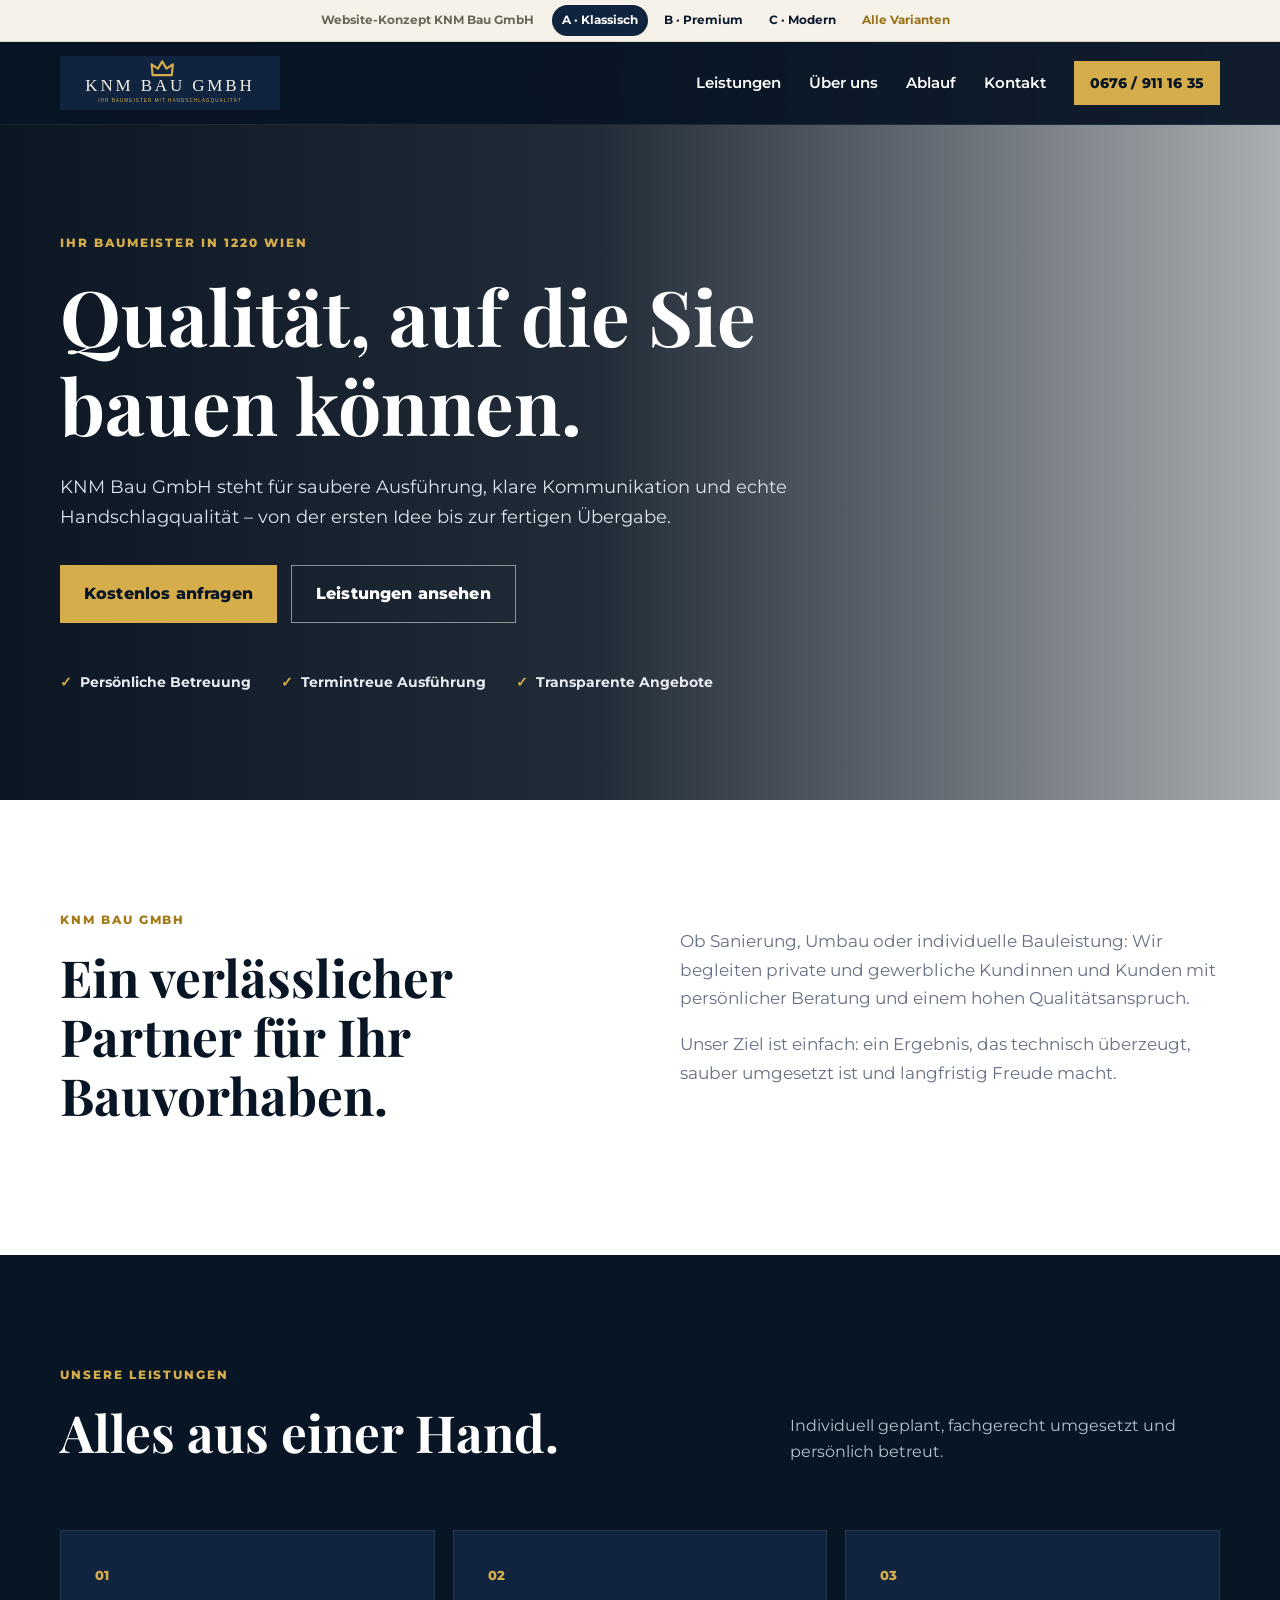
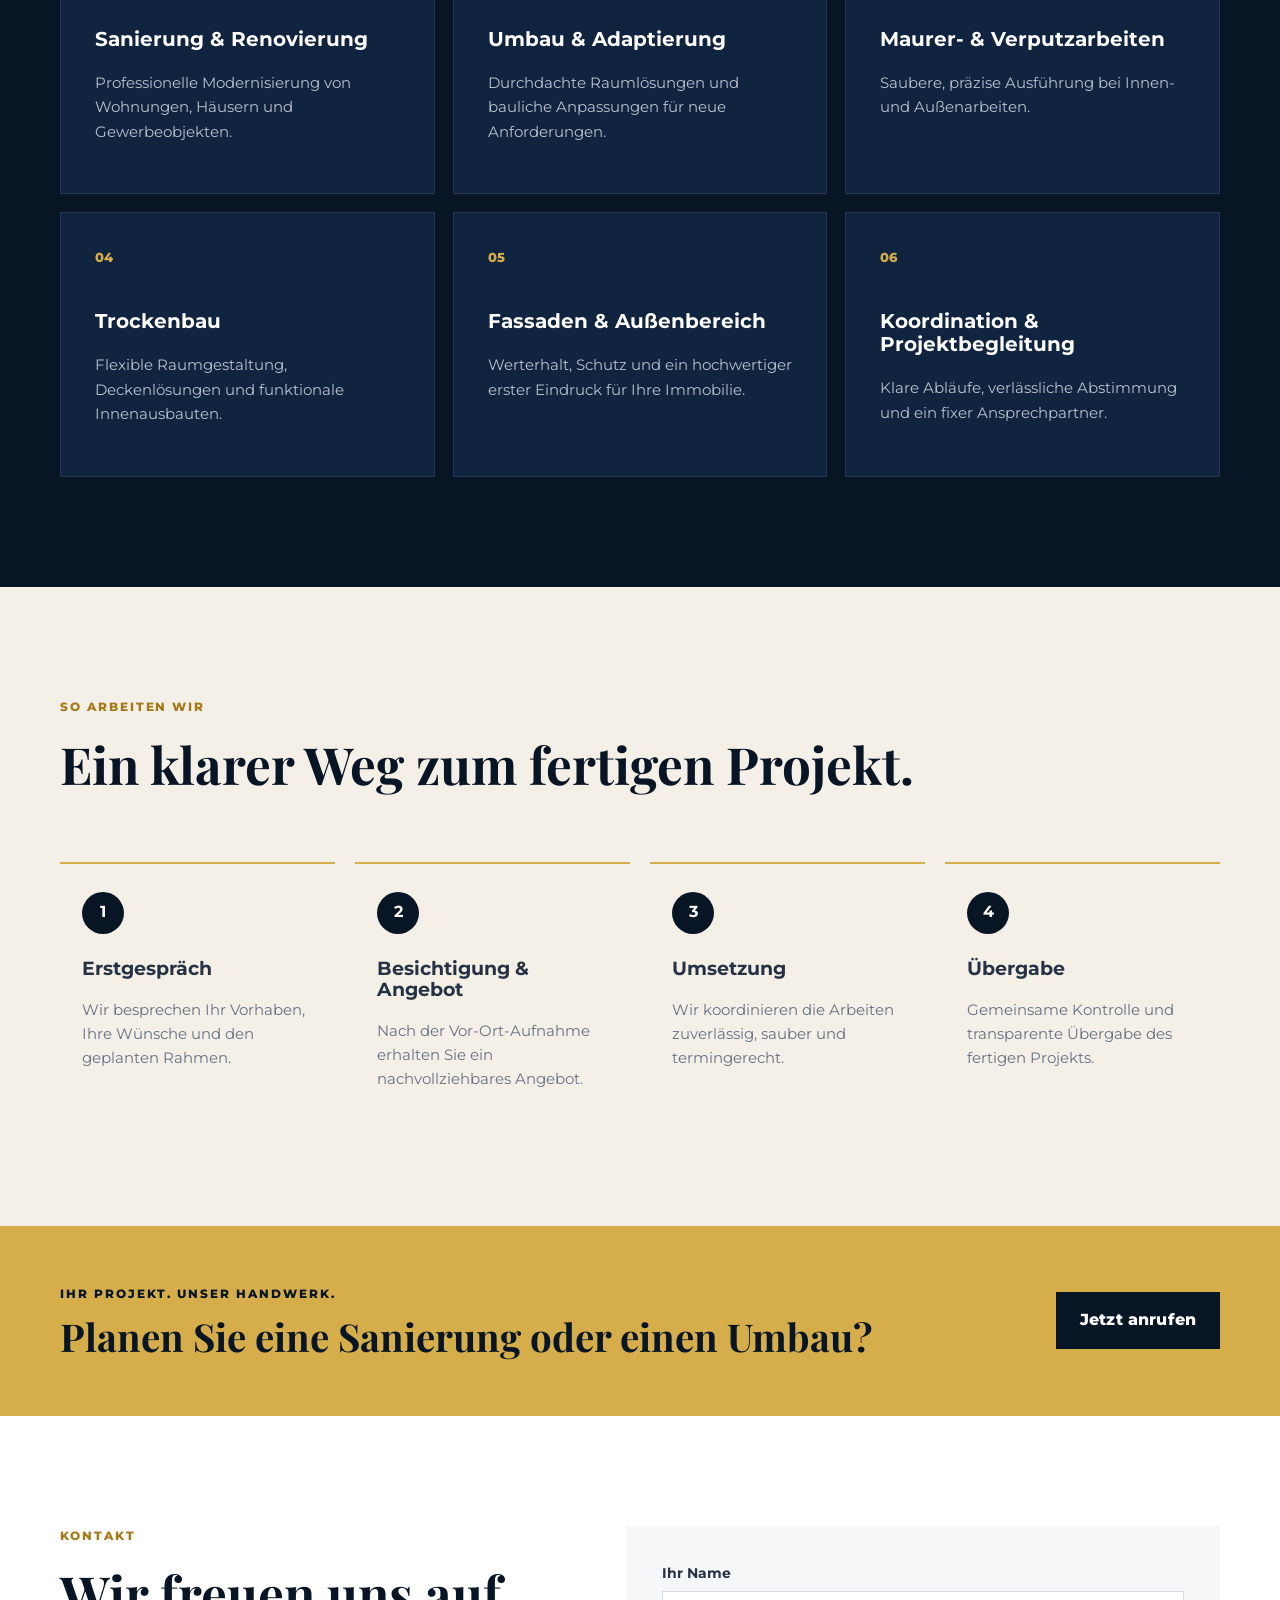
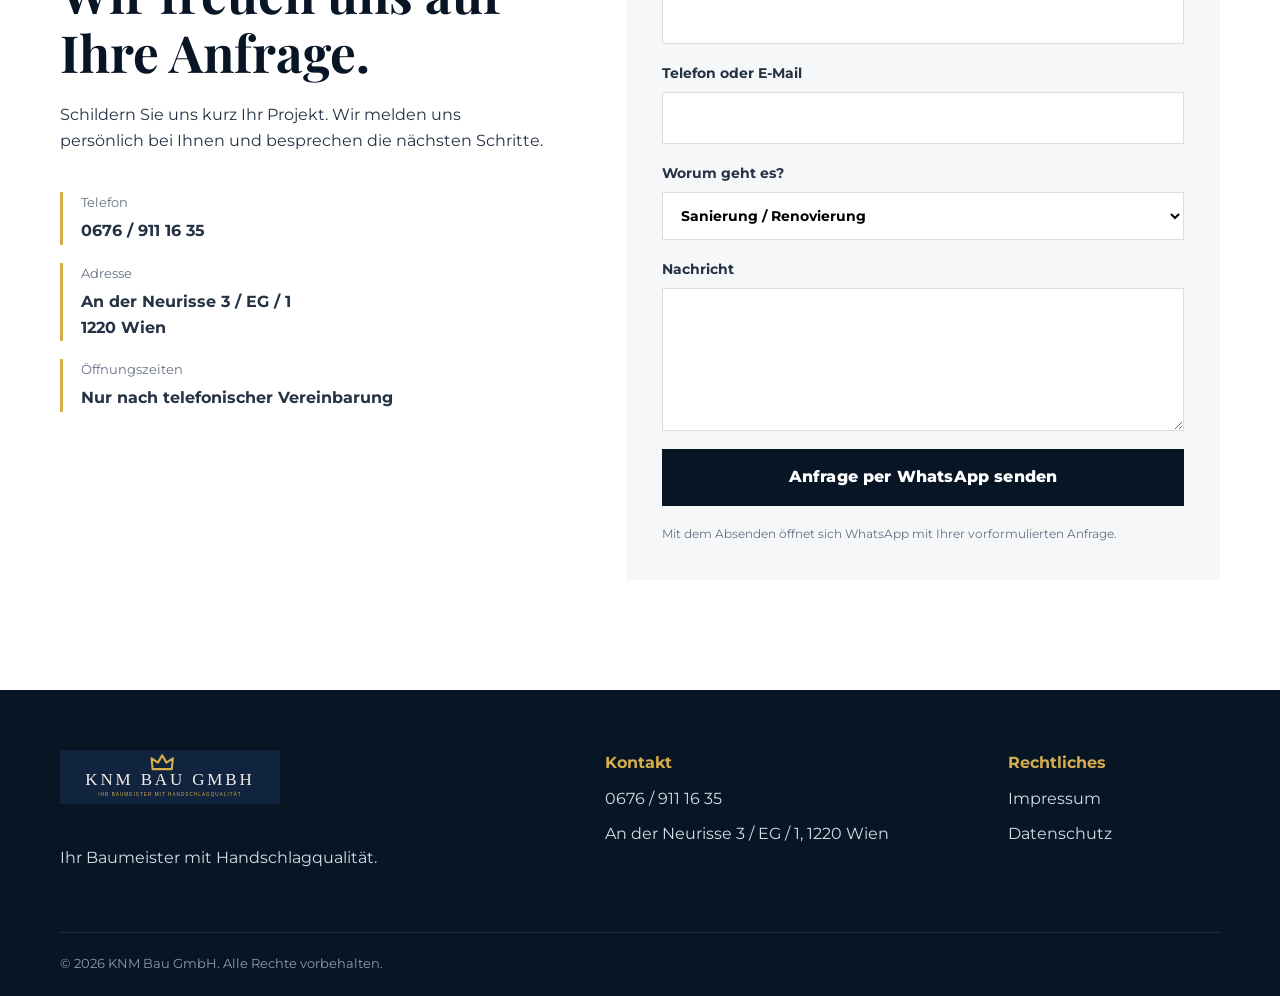
<file: index.html>
<!doctype html>
<html lang="de">
<head>
  <meta charset="utf-8">
  <meta name="viewport" content="width=device-width, initial-scale=1">
  <meta name="description" content="KNM Bau GmbH – Ihr Baumeister mit Handschlagqualität in Wien. Professionelle Bauleistungen, Sanierungen und Renovierungen aus einer Hand.">
  <title>KNM Bau GmbH | Baumeister in Wien</title>
  <link rel="preconnect" href="https://fonts.googleapis.com">
  <link rel="preconnect" href="https://fonts.gstatic.com" crossorigin>
  <link href="https://fonts.googleapis.com/css2?family=Montserrat:wght@400;500;600;700;800&family=Playfair+Display:wght@600&display=swap" rel="stylesheet">
  <link rel="stylesheet" href="styles.css">
  <link rel="icon" href="assets/logo-mark.svg" type="image/svg+xml">
</head>
<body>
  <div class="design-switcher" aria-label="Designvarianten wechseln">
    <span>Website-Konzept KNM Bau GmbH</span>
    <a class="active" href="./">A · Klassisch</a>
    <a href="design-1/">B · Premium</a>
    <a href="design-2/">C · Modern</a>
    <a class="overview" href="designs/">Alle Varianten</a>
  </div>

  <header class="site-header" id="top">
    <div class="container nav-wrap">
      <a class="brand" href="#top" aria-label="KNM Bau Startseite">
        <img src="assets/logo.svg" alt="KNM Bau GmbH">
      </a>
      <button class="menu-toggle" aria-label="Menü öffnen" aria-expanded="false">☰</button>
      <nav class="main-nav" aria-label="Hauptnavigation">
        <a href="#leistungen">Leistungen</a>
        <a href="#ueber-uns">Über uns</a>
        <a href="#ablauf">Ablauf</a>
        <a href="#kontakt">Kontakt</a>
      </nav>
      <a class="btn btn-small" href="tel:+436769111635">0676 / 911 16 35</a>
    </div>
  </header>

  <main>
    <section class="hero">
      <div class="hero-overlay"></div>
      <div class="container hero-content">
        <p class="eyebrow">Ihr Baumeister in 1220 Wien</p>
        <h1>Qualität, auf die Sie bauen können.</h1>
        <p class="hero-copy">KNM Bau GmbH steht für saubere Ausführung, klare Kommunikation und echte Handschlagqualität – von der ersten Idee bis zur fertigen Übergabe.</p>
        <div class="hero-actions">
          <a class="btn" href="#kontakt">Kostenlos anfragen</a>
          <a class="btn btn-ghost" href="#leistungen">Leistungen ansehen</a>
        </div>
        <div class="hero-facts">
          <span>Persönliche Betreuung</span>
          <span>Termintreue Ausführung</span>
          <span>Transparente Angebote</span>
        </div>
      </div>
    </section>

    <section class="section intro" id="ueber-uns">
      <div class="container grid-two">
        <div>
          <p class="eyebrow dark">KNM Bau GmbH</p>
          <h2>Ein verlässlicher Partner für Ihr Bauvorhaben.</h2>
        </div>
        <div class="lead-copy">
          <p>Ob Sanierung, Umbau oder individuelle Bauleistung: Wir begleiten private und gewerbliche Kundinnen und Kunden mit persönlicher Beratung und einem hohen Qualitätsanspruch.</p>
          <p>Unser Ziel ist einfach: ein Ergebnis, das technisch überzeugt, sauber umgesetzt ist und langfristig Freude macht.</p>
        </div>
      </div>
    </section>

    <section class="section section-dark" id="leistungen">
      <div class="container">
        <div class="section-head">
          <div>
            <p class="eyebrow">Unsere Leistungen</p>
            <h2>Alles aus einer Hand.</h2>
          </div>
          <p>Individuell geplant, fachgerecht umgesetzt und persönlich betreut.</p>
        </div>
        <div class="cards">
          <article class="card"><span class="card-number">01</span><h3>Sanierung & Renovierung</h3><p>Professionelle Modernisierung von Wohnungen, Häusern und Gewerbeobjekten.</p></article>
          <article class="card"><span class="card-number">02</span><h3>Umbau & Adaptierung</h3><p>Durchdachte Raumlösungen und bauliche Anpassungen für neue Anforderungen.</p></article>
          <article class="card"><span class="card-number">03</span><h3>Maurer- & Verputzarbeiten</h3><p>Saubere, präzise Ausführung bei Innen- und Außenarbeiten.</p></article>
          <article class="card"><span class="card-number">04</span><h3>Trockenbau</h3><p>Flexible Raumgestaltung, Deckenlösungen und funktionale Innenausbauten.</p></article>
          <article class="card"><span class="card-number">05</span><h3>Fassaden & Außenbereich</h3><p>Werterhalt, Schutz und ein hochwertiger erster Eindruck für Ihre Immobilie.</p></article>
          <article class="card"><span class="card-number">06</span><h3>Koordination & Projektbegleitung</h3><p>Klare Abläufe, verlässliche Abstimmung und ein fixer Ansprechpartner.</p></article>
        </div>
      </div>
    </section>

    <section class="section process" id="ablauf">
      <div class="container">
        <div class="section-head light-head">
          <div><p class="eyebrow dark">So arbeiten wir</p><h2>Ein klarer Weg zum fertigen Projekt.</h2></div>
        </div>
        <div class="timeline">
          <div class="step"><strong>1</strong><h3>Erstgespräch</h3><p>Wir besprechen Ihr Vorhaben, Ihre Wünsche und den geplanten Rahmen.</p></div>
          <div class="step"><strong>2</strong><h3>Besichtigung & Angebot</h3><p>Nach der Vor-Ort-Aufnahme erhalten Sie ein nachvollziehbares Angebot.</p></div>
          <div class="step"><strong>3</strong><h3>Umsetzung</h3><p>Wir koordinieren die Arbeiten zuverlässig, sauber und termingerecht.</p></div>
          <div class="step"><strong>4</strong><h3>Übergabe</h3><p>Gemeinsame Kontrolle und transparente Übergabe des fertigen Projekts.</p></div>
        </div>
      </div>
    </section>

    <section class="cta-band">
      <div class="container cta-inner">
        <div><p class="eyebrow">Ihr Projekt. Unser Handwerk.</p><h2>Planen Sie eine Sanierung oder einen Umbau?</h2></div>
        <a class="btn btn-dark" href="tel:+436769111635">Jetzt anrufen</a>
      </div>
    </section>

    <section class="section contact" id="kontakt">
      <div class="container contact-grid">
        <div>
          <p class="eyebrow dark">Kontakt</p>
          <h2>Wir freuen uns auf Ihre Anfrage.</h2>
          <p>Schildern Sie uns kurz Ihr Projekt. Wir melden uns persönlich bei Ihnen und besprechen die nächsten Schritte.</p>
          <div class="contact-list">
            <a href="tel:+436769111635"><small>Telefon</small><strong>0676 / 911 16 35</strong></a>
            <a href="https://maps.google.com/?q=An+der+Neurisse+3,+1220+Wien" target="_blank" rel="noopener"><small>Adresse</small><strong>An der Neurisse 3 / EG / 1<br>1220 Wien</strong></a>
            <div><small>Öffnungszeiten</small><strong>Nur nach telefonischer Vereinbarung</strong></div>
          </div>
        </div>
        <form class="contact-form" id="contact-form">
          <label>Ihr Name<input type="text" name="name" required></label>
          <label>Telefon oder E-Mail<input type="text" name="contact" required></label>
          <label>Worum geht es?<select name="topic"><option>Sanierung / Renovierung</option><option>Umbau / Adaptierung</option><option>Maurer- oder Verputzarbeiten</option><option>Trockenbau</option><option>Fassade / Außenbereich</option><option>Sonstiges</option></select></label>
          <label>Nachricht<textarea name="message" rows="5" required></textarea></label>
          <button class="btn btn-dark" type="submit">Anfrage per WhatsApp senden</button>
          <p class="form-note">Mit dem Absenden öffnet sich WhatsApp mit Ihrer vorformulierten Anfrage.</p>
        </form>
      </div>
    </section>
  </main>

  <footer class="site-footer">
    <div class="container footer-grid">
      <div><img src="assets/logo.svg" alt="KNM Bau GmbH"><p>Ihr Baumeister mit Handschlagqualität.</p></div>
      <div><strong>Kontakt</strong><a href="tel:+436769111635">0676 / 911 16 35</a><span>An der Neurisse 3 / EG / 1, 1220 Wien</span></div>
      <div><strong>Rechtliches</strong><a href="impressum.html">Impressum</a><a href="datenschutz.html">Datenschutz</a></div>
    </div>
    <div class="container footer-bottom">© <span id="year"></span> KNM Bau GmbH. Alle Rechte vorbehalten.</div>
  </footer>
  <script src="script.js"></script>
</body>
</html>
</file>
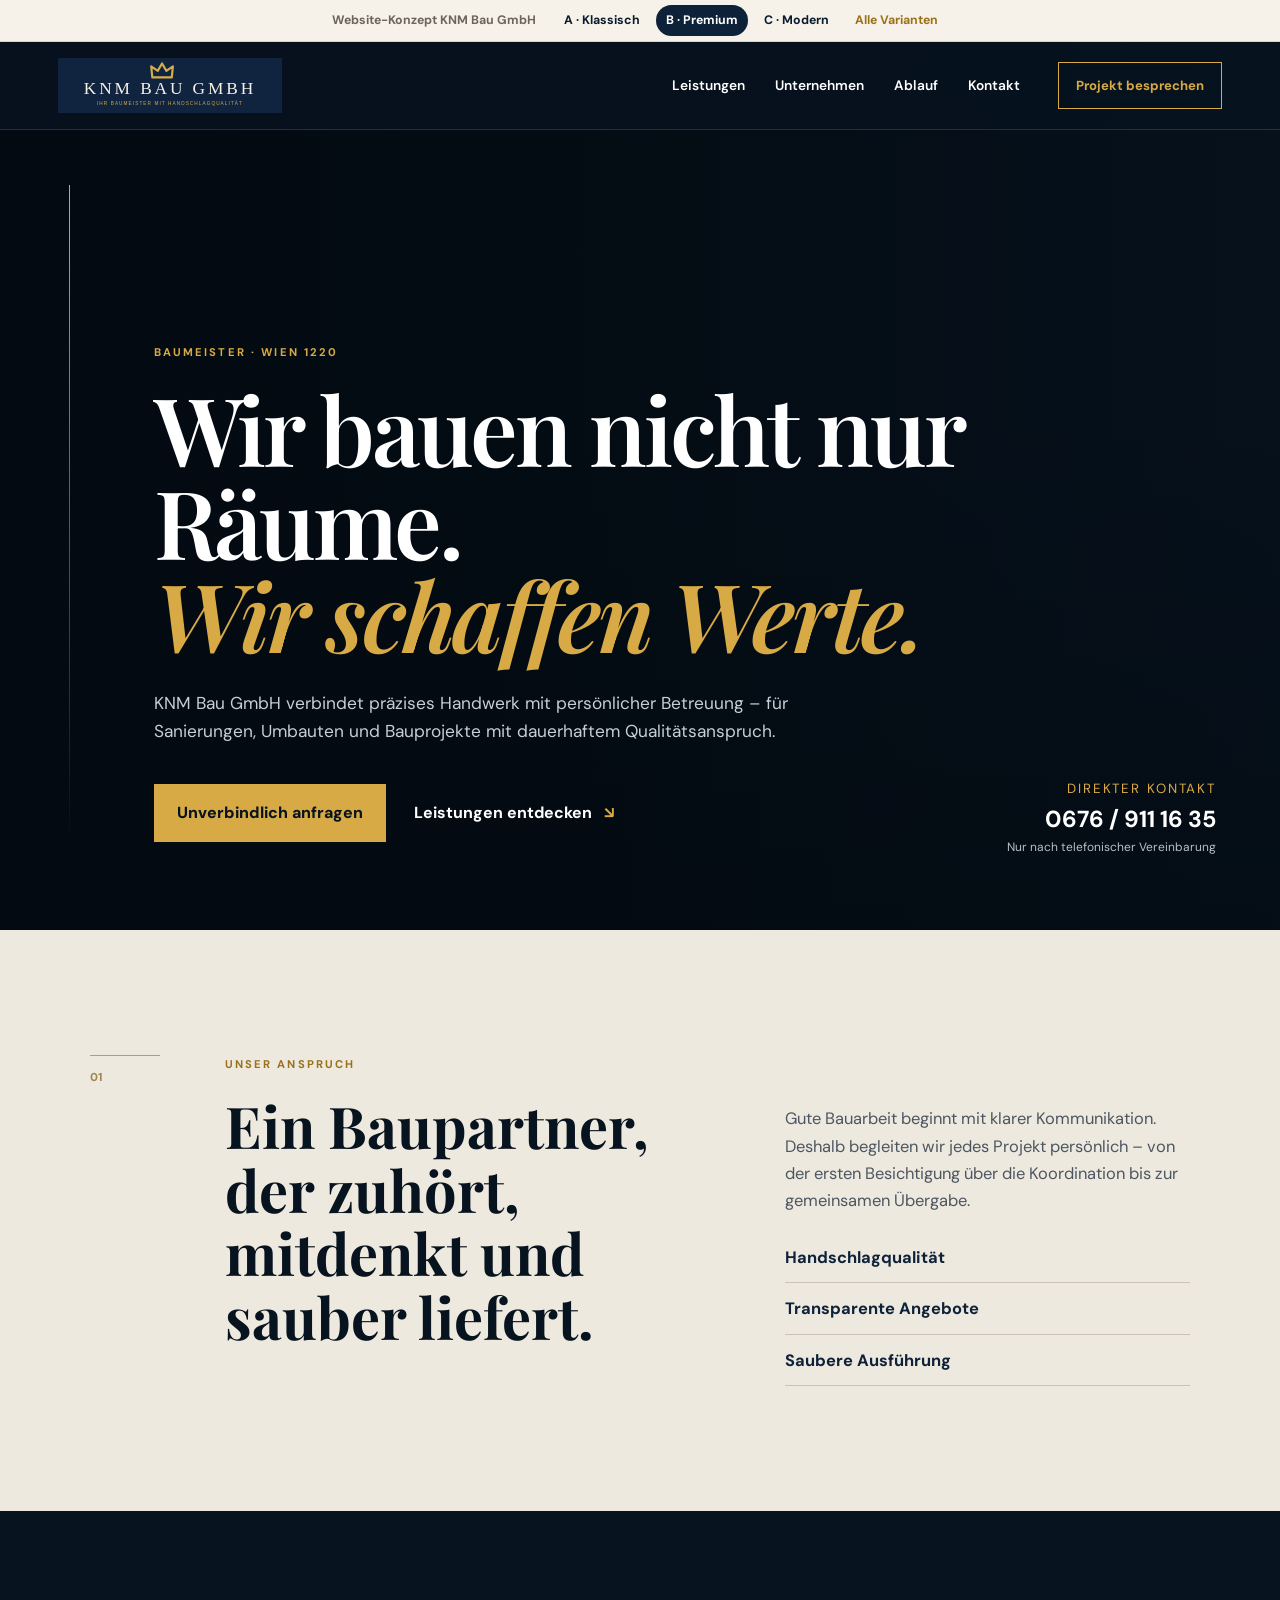
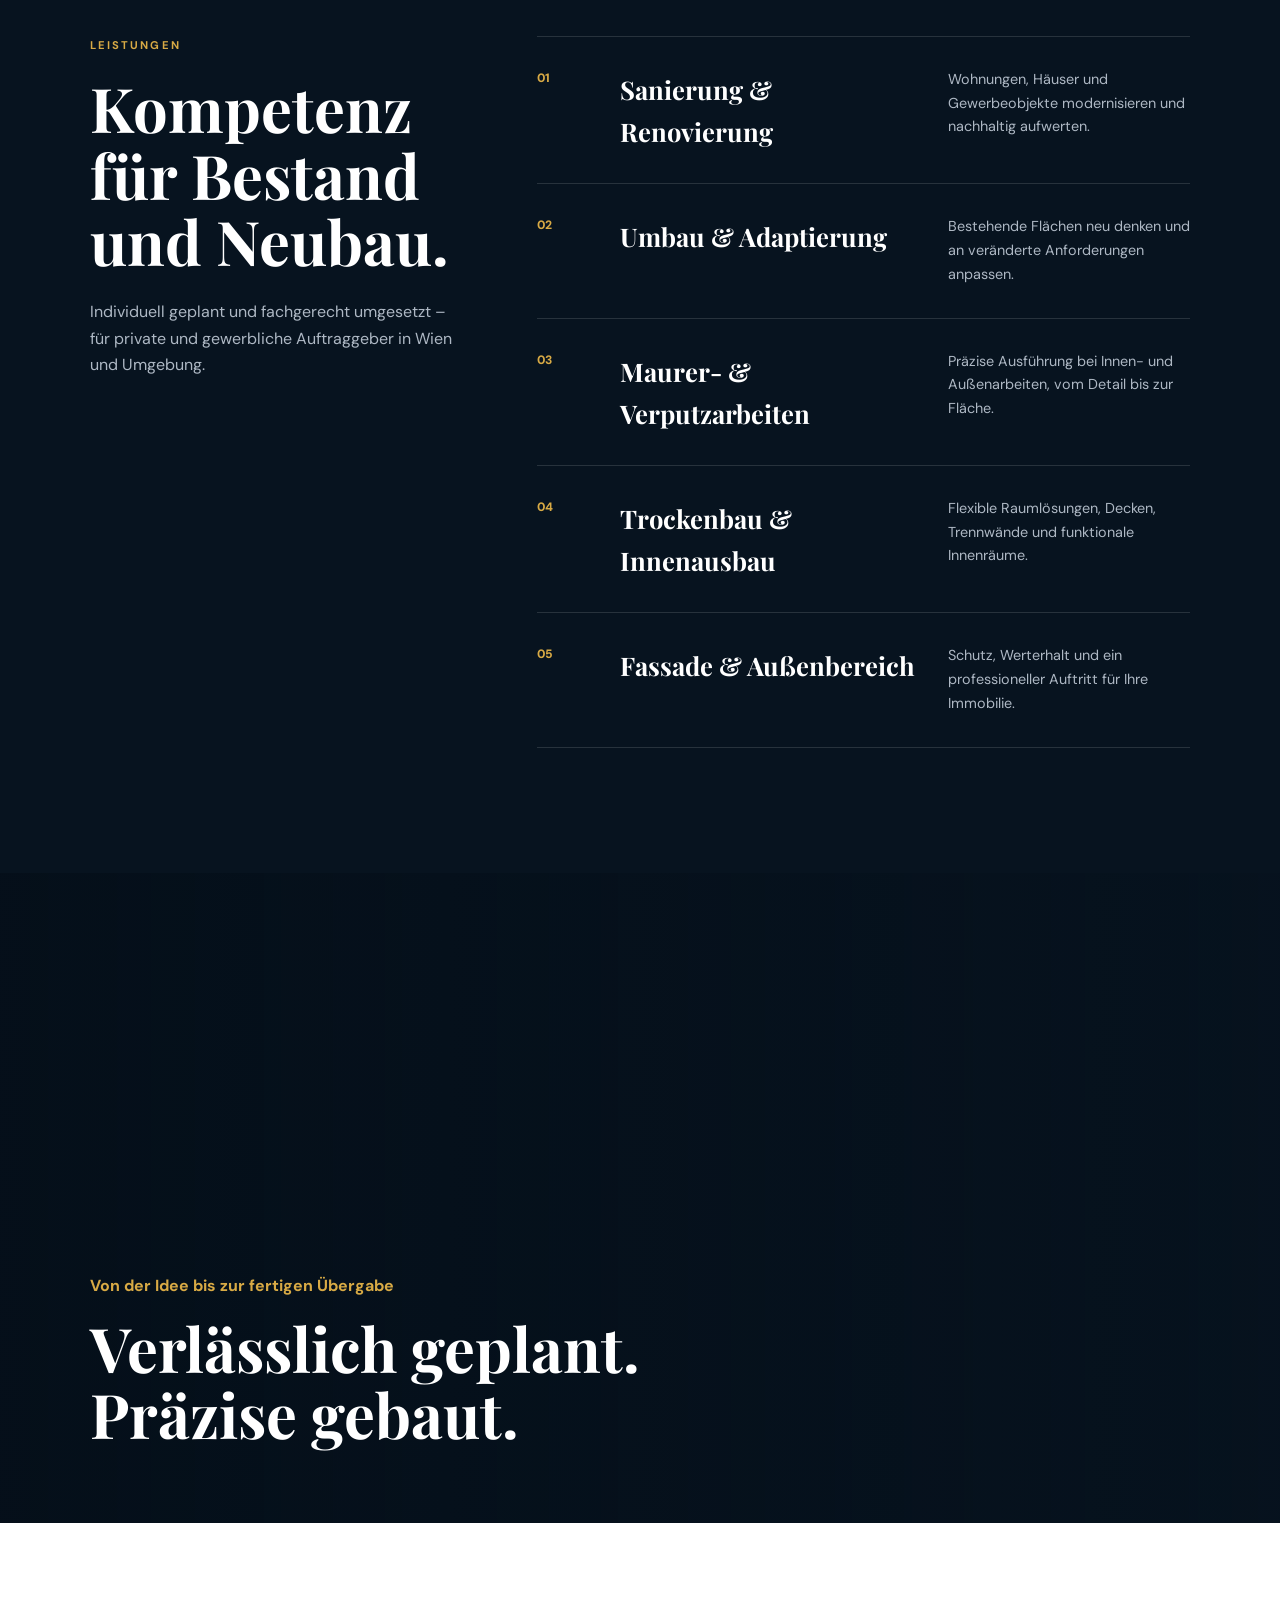
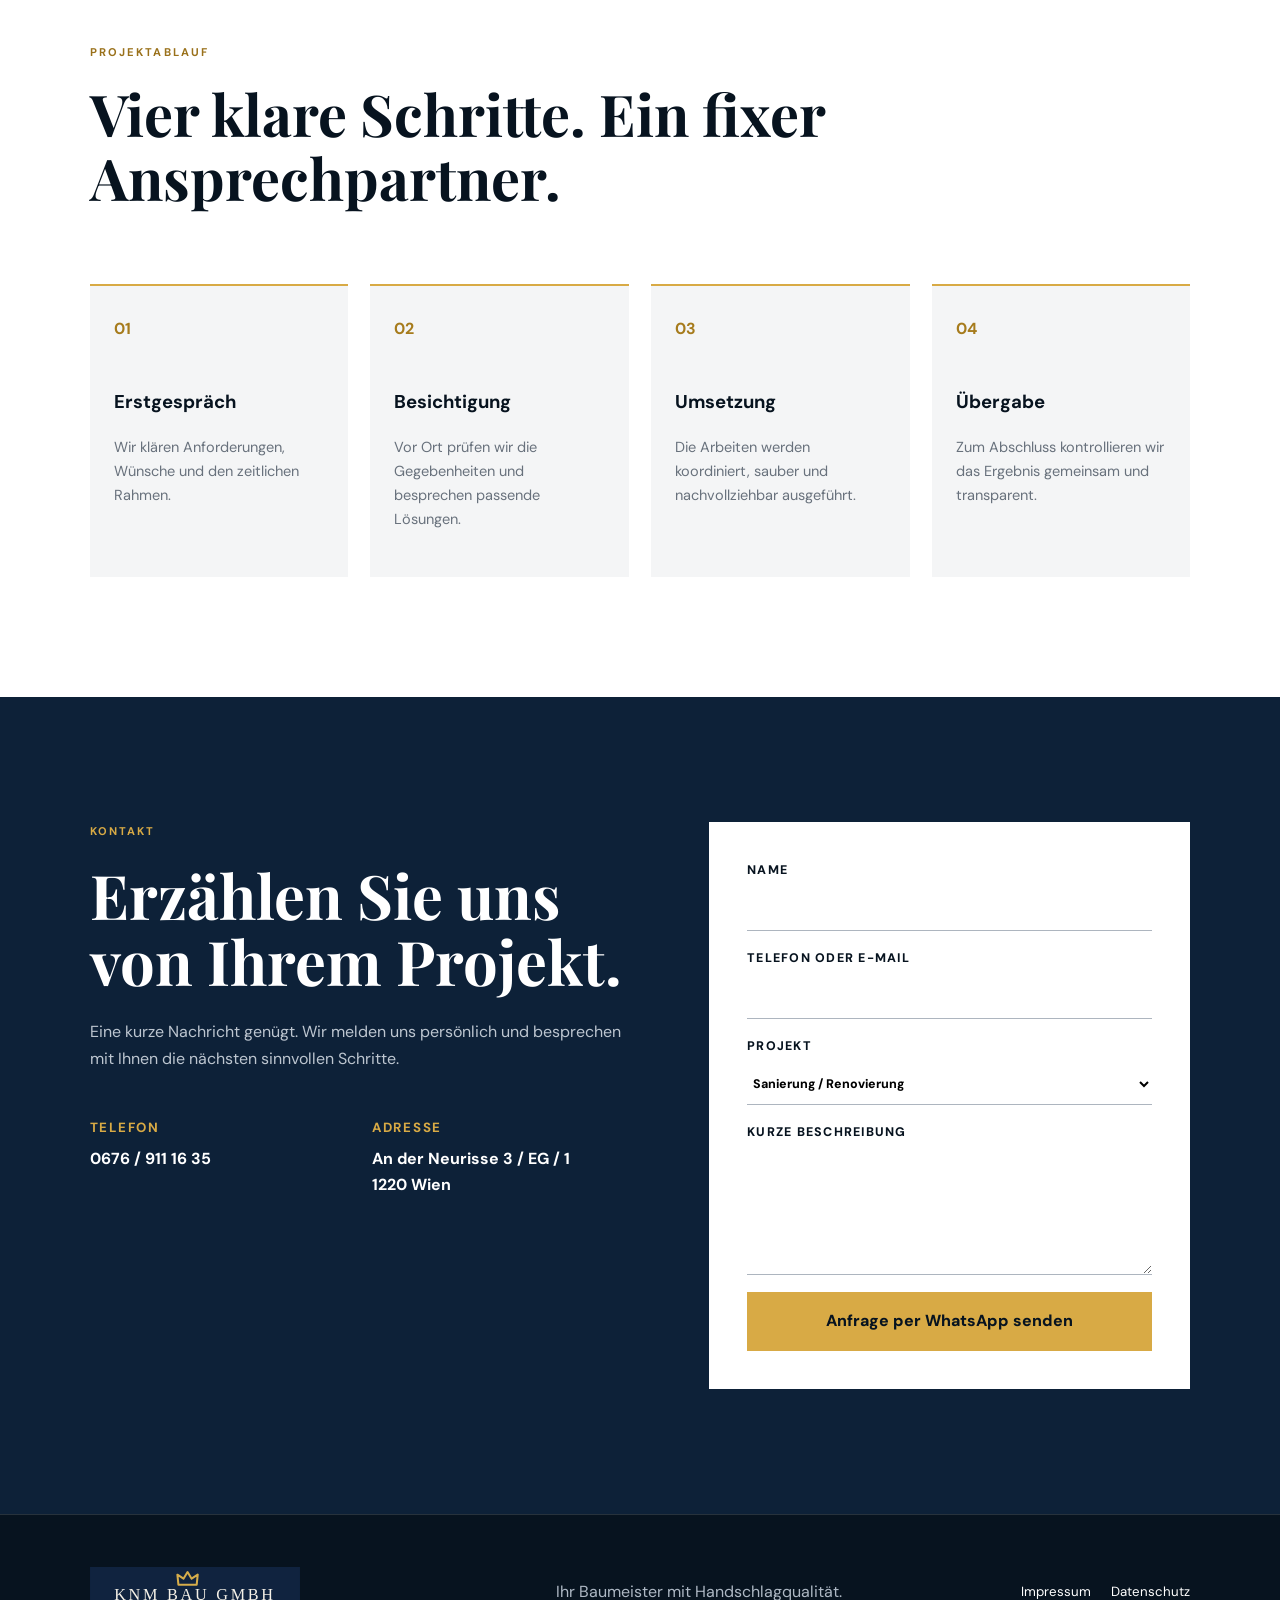
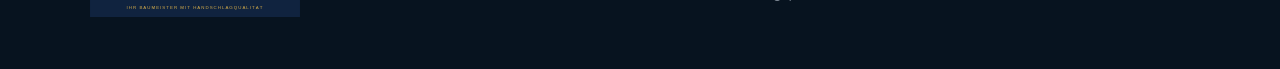
<file: design-1/index.html>
<!doctype html>
<html lang="de">
<head>
  <meta charset="utf-8">
  <meta name="viewport" content="width=device-width, initial-scale=1">
  <meta name="description" content="KNM Bau GmbH – hochwertiges Webdesign für Sanierung, Umbau und Bauleistungen in Wien.">
  <title>KNM Bau GmbH | Premium Design</title>
  <link rel="preconnect" href="https://fonts.googleapis.com">
  <link rel="preconnect" href="https://fonts.gstatic.com" crossorigin>
  <link href="https://fonts.googleapis.com/css2?family=DM+Sans:wght@400;500;600;700&family=Playfair+Display:wght@600;700&display=swap" rel="stylesheet">
  <link rel="stylesheet" href="styles.css">
  <link rel="icon" href="../assets/logo-mark.svg" type="image/svg+xml">
</head>
<body>
  <div class="design-switcher" aria-label="Designvarianten wechseln">
    <span>Website-Konzept KNM Bau GmbH</span>
    <a href="../">A · Klassisch</a>
    <a class="active" href="../design-1/">B · Premium</a>
    <a href="../design-2/">C · Modern</a>
    <a class="overview" href="../designs/">Alle Varianten</a>
  </div>

  <header class="site-header">
    <a class="brand" href="#top"><img src="../assets/logo.svg" alt="KNM Bau GmbH"></a>
    <nav aria-label="Hauptnavigation">
      <a href="#leistungen">Leistungen</a><a href="#profil">Unternehmen</a><a href="#ablauf">Ablauf</a><a href="#kontakt">Kontakt</a>
    </nav>
    <a class="header-call" href="tel:+436769111635">Projekt besprechen</a>
    <button class="menu" aria-label="Menü öffnen">☰</button>
  </header>

  <main id="top">
    <section class="hero">
      <div class="hero-media"></div>
      <div class="hero-shade"></div>
      <div class="hero-line"></div>
      <div class="hero-copy">
        <p class="kicker">Baumeister · Wien 1220</p>
        <h1>Wir bauen nicht nur Räume.<br><em>Wir schaffen Werte.</em></h1>
        <p>KNM Bau GmbH verbindet präzises Handwerk mit persönlicher Betreuung – für Sanierungen, Umbauten und Bauprojekte mit dauerhaftem Qualitätsanspruch.</p>
        <div class="hero-actions"><a class="btn gold" href="#kontakt">Unverbindlich anfragen</a><a class="text-link" href="#leistungen">Leistungen entdecken <span>↘</span></a></div>
      </div>
      <aside class="hero-contact"><small>Direkter Kontakt</small><a href="tel:+436769111635">0676 / 911 16 35</a><span>Nur nach telefonischer Vereinbarung</span></aside>
    </section>

    <section class="statement" id="profil">
      <div class="section-no">01</div>
      <div><p class="kicker dark">Unser Anspruch</p><h2>Ein Baupartner, der zuhört, mitdenkt und sauber liefert.</h2></div>
      <div class="statement-copy"><p>Gute Bauarbeit beginnt mit klarer Kommunikation. Deshalb begleiten wir jedes Projekt persönlich – von der ersten Besichtigung über die Koordination bis zur gemeinsamen Übergabe.</p><div class="qualities"><span>Handschlagqualität</span><span>Transparente Angebote</span><span>Saubere Ausführung</span></div></div>
    </section>

    <section class="services" id="leistungen">
      <div class="services-head"><p class="kicker">Leistungen</p><h2>Kompetenz für Bestand und Neubau.</h2><p>Individuell geplant und fachgerecht umgesetzt – für private und gewerbliche Auftraggeber in Wien und Umgebung.</p></div>
      <div class="service-list">
        <article><span>01</span><h3>Sanierung & Renovierung</h3><p>Wohnungen, Häuser und Gewerbeobjekte modernisieren und nachhaltig aufwerten.</p></article>
        <article><span>02</span><h3>Umbau & Adaptierung</h3><p>Bestehende Flächen neu denken und an veränderte Anforderungen anpassen.</p></article>
        <article><span>03</span><h3>Maurer- & Verputzarbeiten</h3><p>Präzise Ausführung bei Innen- und Außenarbeiten, vom Detail bis zur Fläche.</p></article>
        <article><span>04</span><h3>Trockenbau & Innenausbau</h3><p>Flexible Raumlösungen, Decken, Trennwände und funktionale Innenräume.</p></article>
        <article><span>05</span><h3>Fassade & Außenbereich</h3><p>Schutz, Werterhalt und ein professioneller Auftritt für Ihre Immobilie.</p></article>
      </div>
    </section>

    <section class="image-break"><div><p>Von der Idee bis zur fertigen Übergabe</p><h2>Verlässlich geplant.<br>Präzise gebaut.</h2></div></section>

    <section class="process" id="ablauf">
      <div class="process-intro"><p class="kicker dark">Projektablauf</p><h2>Vier klare Schritte. Ein fixer Ansprechpartner.</h2></div>
      <div class="steps">
        <article><b>01</b><h3>Erstgespräch</h3><p>Wir klären Anforderungen, Wünsche und den zeitlichen Rahmen.</p></article>
        <article><b>02</b><h3>Besichtigung</h3><p>Vor Ort prüfen wir die Gegebenheiten und besprechen passende Lösungen.</p></article>
        <article><b>03</b><h3>Umsetzung</h3><p>Die Arbeiten werden koordiniert, sauber und nachvollziehbar ausgeführt.</p></article>
        <article><b>04</b><h3>Übergabe</h3><p>Zum Abschluss kontrollieren wir das Ergebnis gemeinsam und transparent.</p></article>
      </div>
    </section>

    <section class="contact" id="kontakt">
      <div class="contact-copy"><p class="kicker">Kontakt</p><h2>Erzählen Sie uns von Ihrem Projekt.</h2><p>Eine kurze Nachricht genügt. Wir melden uns persönlich und besprechen mit Ihnen die nächsten sinnvollen Schritte.</p><div class="contact-data"><a href="tel:+436769111635"><small>Telefon</small>0676 / 911 16 35</a><a href="https://maps.google.com/?q=An+der+Neurisse+3,+1220+Wien" target="_blank" rel="noopener"><small>Adresse</small>An der Neurisse 3 / EG / 1<br>1220 Wien</a></div></div>
      <form id="premium-form">
        <label>Name<input name="name" required></label>
        <label>Telefon oder E-Mail<input name="contact" required></label>
        <label>Projekt<select name="topic"><option>Sanierung / Renovierung</option><option>Umbau / Adaptierung</option><option>Innenausbau / Trockenbau</option><option>Fassade / Außenbereich</option><option>Sonstiges</option></select></label>
        <label>Kurze Beschreibung<textarea name="message" rows="5" required></textarea></label>
        <button class="btn gold" type="submit">Anfrage per WhatsApp senden</button>
      </form>
    </section>
  </main>

  <footer><img src="../assets/logo.svg" alt="KNM Bau GmbH"><p>Ihr Baumeister mit Handschlagqualität.</p><div><a href="../impressum.html">Impressum</a><a href="../datenschutz.html">Datenschutz</a></div></footer>

  <script>
    const menu=document.querySelector('.menu'),nav=document.querySelector('nav');
    menu.addEventListener('click',()=>nav.classList.toggle('open'));
    document.querySelectorAll('nav a').forEach(a=>a.addEventListener('click',()=>nav.classList.remove('open')));
    document.getElementById('premium-form').addEventListener('submit',function(e){e.preventDefault();const d=new FormData(this);const t=`Guten Tag KNM Bau,%0A%0Amein Name ist ${encodeURIComponent(d.get('name'))}.%0AKontakt: ${encodeURIComponent(d.get('contact'))}%0AProjekt: ${encodeURIComponent(d.get('topic'))}%0A%0A${encodeURIComponent(d.get('message'))}`;window.open(`https://wa.me/436769111635?text=${t}`,'_blank')});
  </script>
</body>
</html>
</file>
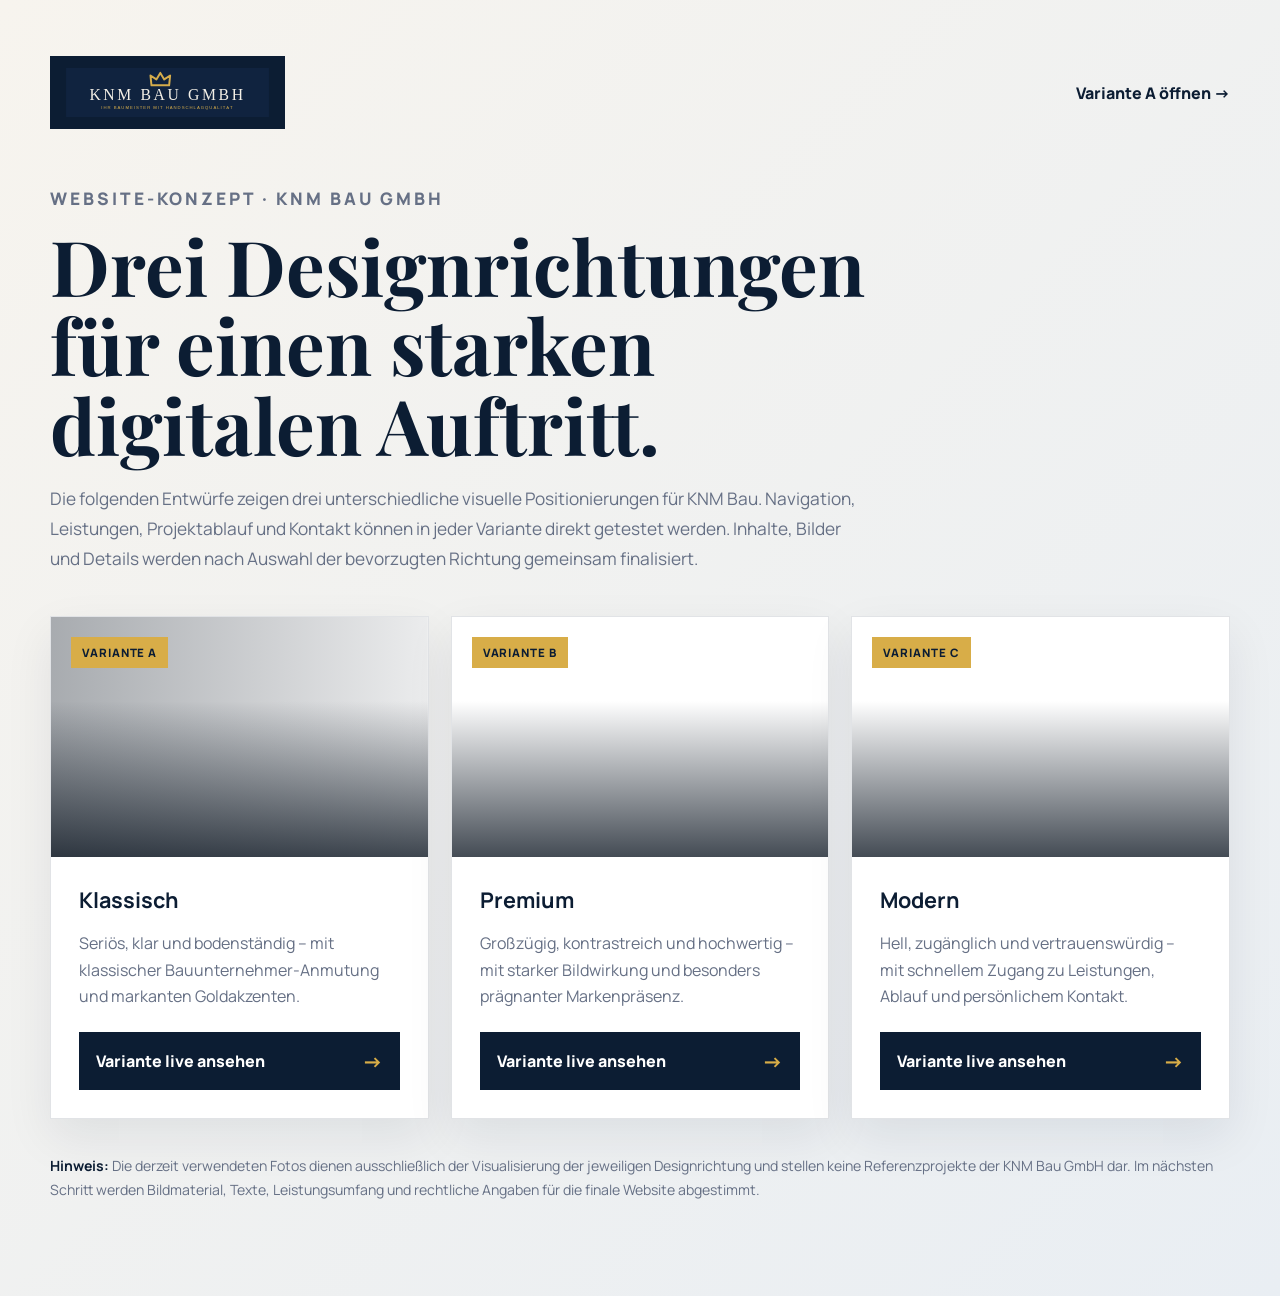
<file: designs/index.html>
<!doctype html>
<html lang="de">
<head>
  <meta charset="utf-8">
  <meta name="viewport" content="width=device-width, initial-scale=1">
  <meta name="description" content="Drei Designrichtungen für die Website der KNM Bau GmbH.">
  <title>Website-Konzept | KNM Bau GmbH</title>
  <link rel="preconnect" href="https://fonts.googleapis.com">
  <link rel="preconnect" href="https://fonts.gstatic.com" crossorigin>
  <link href="https://fonts.googleapis.com/css2?family=Manrope:wght@400;500;600;700;800&family=Playfair+Display:wght@700&display=swap" rel="stylesheet">
  <style>
    :root{--navy:#0c1d33;--gold:#d8ad48;--cream:#f4f0e7;--white:#fff;--text:#182638;--muted:#667085}
    *{box-sizing:border-box}body{margin:0;font-family:Manrope,Arial,sans-serif;color:var(--text);background:linear-gradient(135deg,#f7f4ee,#e9eef3);min-height:100vh}.wrap{width:min(1180px,calc(100% - 36px));margin:auto;padding:56px 0 80px}.top{display:flex;align-items:center;justify-content:space-between;gap:24px;margin-bottom:55px}.top img{width:235px;background:var(--navy);padding:12px 16px}.top a{font-weight:800;color:var(--navy);text-decoration:none}.eyebrow{font-size:.76rem;font-weight:800;letter-spacing:.17em;text-transform:uppercase;color:#a67b16;margin:0 0 12px}.intro{max-width:820px;margin-bottom:42px}.intro h1{font-family:'Playfair Display',serif;font-size:clamp(2.7rem,6vw,5rem);line-height:1.03;color:var(--navy);margin:0 0 20px}.intro p{font-size:1.08rem;color:var(--muted);line-height:1.75}.grid{display:grid;grid-template-columns:repeat(3,1fr);gap:22px}.card{background:#fff;border:1px solid rgba(12,29,51,.12);box-shadow:0 18px 45px rgba(12,29,51,.08);overflow:hidden;transition:.25s}.card:hover{transform:translateY(-7px);box-shadow:0 26px 60px rgba(12,29,51,.14)}.preview{height:240px;position:relative;background-size:cover;background-position:center}.preview:after{content:"";position:absolute;inset:0;background:linear-gradient(to top,rgba(5,15,27,.75),transparent 65%)}.current{background-image:linear-gradient(90deg,rgba(5,15,27,.35),rgba(5,15,27,.08)),url('https://images.unsplash.com/photo-1503387762-592deb58ef4e?auto=format&fit=crop&w=900&q=80')}.premium{background-image:url('https://images.unsplash.com/photo-1541888946425-d81bb19240f5?auto=format&fit=crop&w=900&q=80')}.clean{background-image:url('https://images.unsplash.com/photo-1487958449943-2429e8be8625?auto=format&fit=crop&w=900&q=80')}.badge{position:absolute;z-index:2;left:20px;top:20px;background:var(--gold);color:var(--navy);font-size:.72rem;font-weight:900;text-transform:uppercase;letter-spacing:.08em;padding:8px 11px}.body{padding:28px}.body h2{font-size:1.35rem;margin:0 0 10px;color:var(--navy)}.body p{color:var(--muted);line-height:1.65;min-height:80px}.btn{display:flex;align-items:center;justify-content:space-between;background:var(--navy);color:#fff;text-decoration:none;font-weight:800;padding:15px 17px;margin-top:22px}.btn span{color:var(--gold);font-size:1.3rem}.note{margin-top:35px;color:var(--muted);font-size:.88rem;line-height:1.7}.note strong{color:var(--navy)}
    @media(max-width:900px){.grid{grid-template-columns:1fr}.card{display:grid;grid-template-columns:.85fr 1.15fr}.preview{height:100%}.body p{min-height:0}}@media(max-width:620px){.wrap{padding-top:30px}.top{align-items:flex-start;flex-direction:column}.top img{width:210px}.card{display:block}.preview{height:210px}}
  </style>
</head>
<body>
  <main class="wrap">
    <div class="top">
      <img src="../assets/logo.svg" alt="KNM Bau GmbH">
      <a href="../">Variante A öffnen →</a>
    </div>
    <section class="intro">
      <p class="eyebrow">Website-Konzept · KNM Bau GmbH</p>
      <h1>Drei Designrichtungen für einen starken digitalen Auftritt.</h1>
      <p>Die folgenden Entwürfe zeigen drei unterschiedliche visuelle Positionierungen für KNM Bau. Navigation, Leistungen, Projektablauf und Kontakt können in jeder Variante direkt getestet werden. Inhalte, Bilder und Details werden nach Auswahl der bevorzugten Richtung gemeinsam finalisiert.</p>
    </section>
    <section class="grid" aria-label="Website-Designs">
      <article class="card">
        <div class="preview current"><span class="badge">Variante A</span></div>
        <div class="body"><h2>Klassisch</h2><p>Seriös, klar und bodenständig – mit klassischer Bauunternehmer-Anmutung und markanten Goldakzenten.</p><a class="btn" href="../">Variante live ansehen <span>→</span></a></div>
      </article>
      <article class="card">
        <div class="preview premium"><span class="badge">Variante B</span></div>
        <div class="body"><h2>Premium</h2><p>Großzügig, kontrastreich und hochwertig – mit starker Bildwirkung und besonders prägnanter Markenpräsenz.</p><a class="btn" href="../design-1/">Variante live ansehen <span>→</span></a></div>
      </article>
      <article class="card">
        <div class="preview clean"><span class="badge">Variante C</span></div>
        <div class="body"><h2>Modern</h2><p>Hell, zugänglich und vertrauenswürdig – mit schnellem Zugang zu Leistungen, Ablauf und persönlichem Kontakt.</p><a class="btn" href="../design-2/">Variante live ansehen <span>→</span></a></div>
      </article>
    </section>
    <p class="note"><strong>Hinweis:</strong> Die derzeit verwendeten Fotos dienen ausschließlich der Visualisierung der jeweiligen Designrichtung und stellen keine Referenzprojekte der KNM Bau GmbH dar. Im nächsten Schritt werden Bildmaterial, Texte, Leistungsumfang und rechtliche Angaben für die finale Website abgestimmt.</p>
  </main>
</body>
</html>
</file>
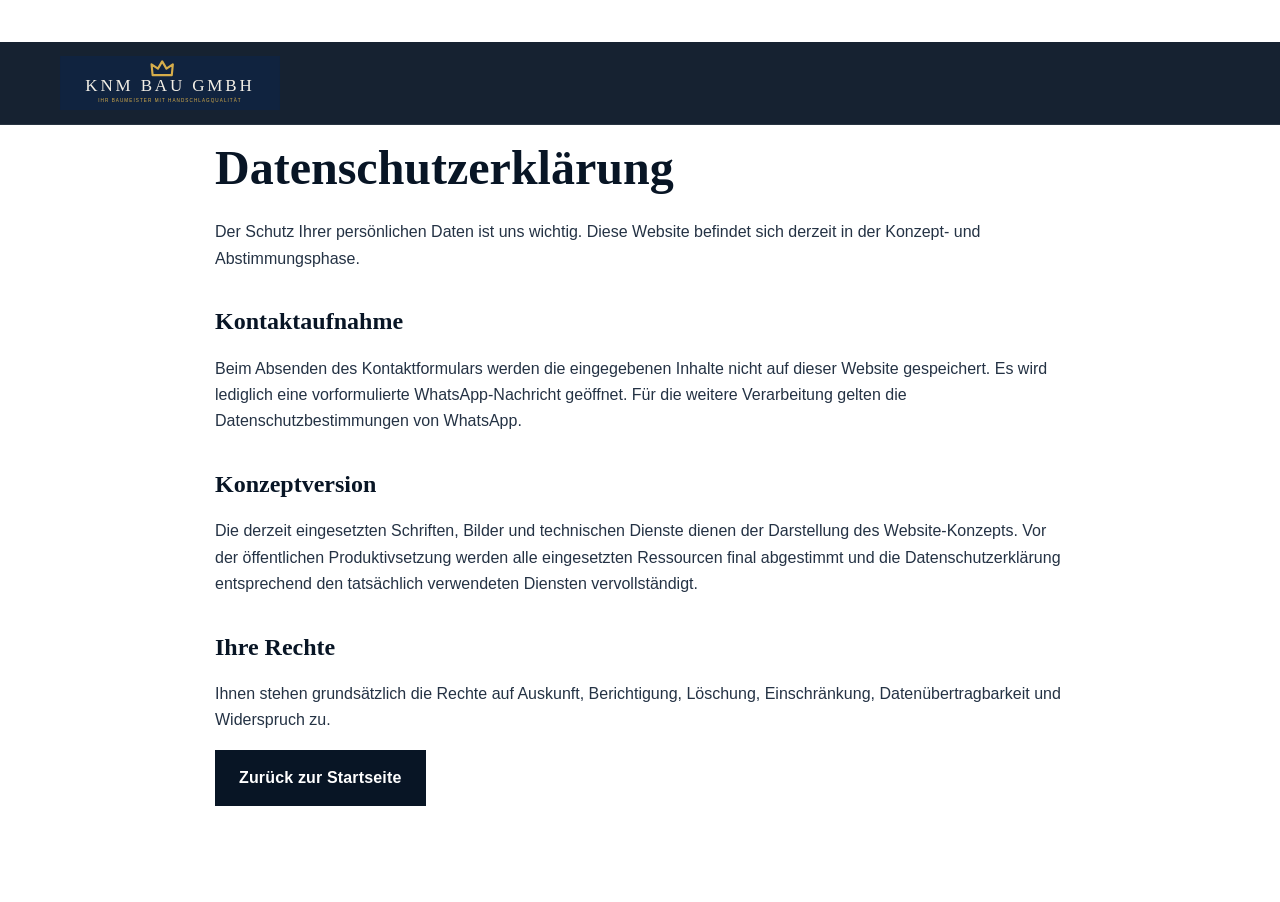
<file: datenschutz.html>
<!doctype html><html lang="de"><head><meta charset="utf-8"><meta name="viewport" content="width=device-width,initial-scale=1"><title>Datenschutz | KNM Bau GmbH</title><link rel="stylesheet" href="styles.css"></head><body><header class="site-header"><div class="container nav-wrap"><a class="brand" href="index.html"><img src="assets/logo.svg" alt="KNM Bau GmbH"></a></div></header><main class="container legal"><h1>Datenschutzerklärung</h1><p>Der Schutz Ihrer persönlichen Daten ist uns wichtig. Diese Website befindet sich derzeit in der Konzept- und Abstimmungsphase.</p><h2>Kontaktaufnahme</h2><p>Beim Absenden des Kontaktformulars werden die eingegebenen Inhalte nicht auf dieser Website gespeichert. Es wird lediglich eine vorformulierte WhatsApp-Nachricht geöffnet. Für die weitere Verarbeitung gelten die Datenschutzbestimmungen von WhatsApp.</p><h2>Konzeptversion</h2><p>Die derzeit eingesetzten Schriften, Bilder und technischen Dienste dienen der Darstellung des Website-Konzepts. Vor der öffentlichen Produktivsetzung werden alle eingesetzten Ressourcen final abgestimmt und die Datenschutzerklärung entsprechend den tatsächlich verwendeten Diensten vervollständigt.</p><h2>Ihre Rechte</h2><p>Ihnen stehen grundsätzlich die Rechte auf Auskunft, Berichtigung, Löschung, Einschränkung, Datenübertragbarkeit und Widerspruch zu.</p><p><a class="btn btn-dark" href="index.html">Zurück zur Startseite</a></p></main></body></html>
</file>
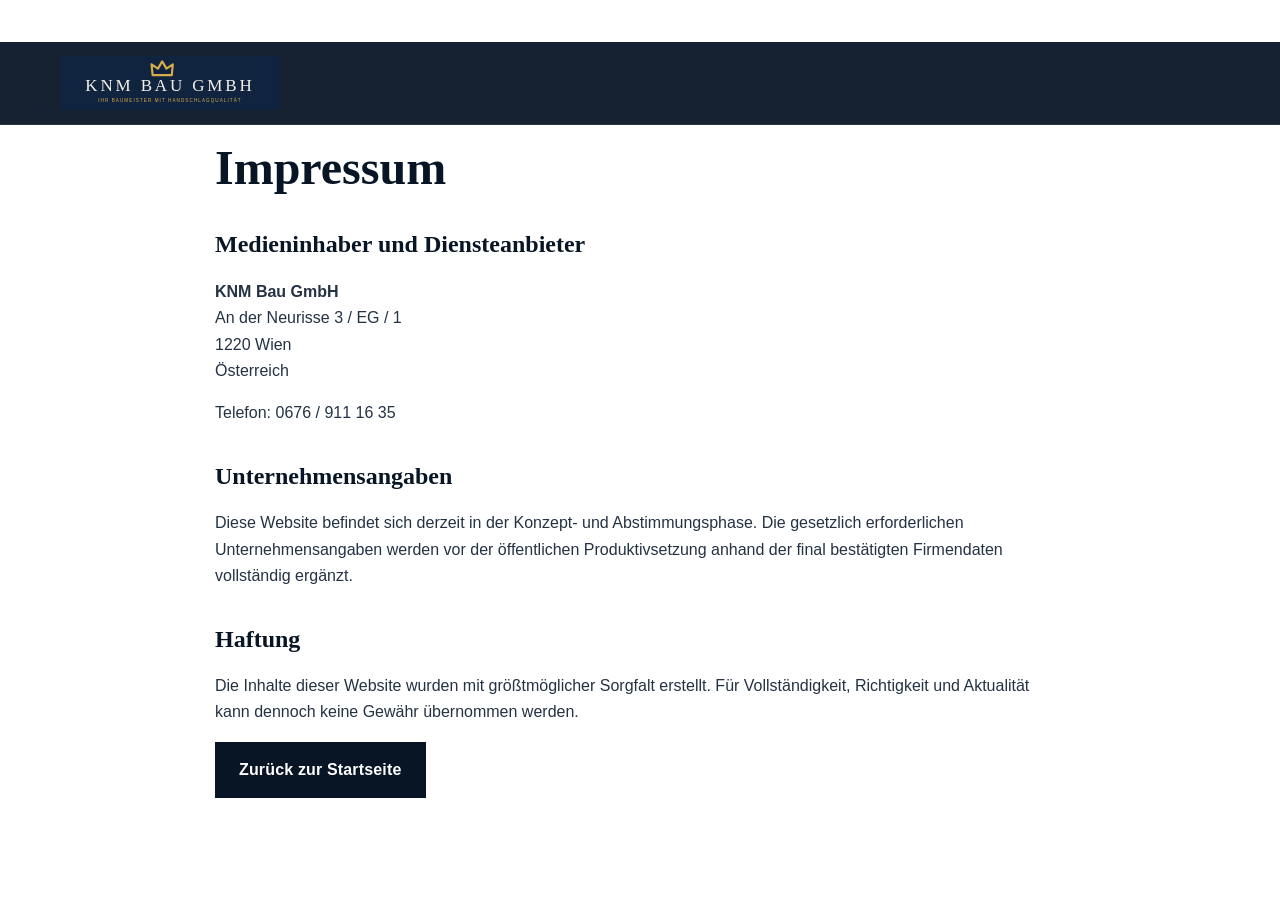
<file: impressum.html>
<!doctype html><html lang="de"><head><meta charset="utf-8"><meta name="viewport" content="width=device-width,initial-scale=1"><title>Impressum | KNM Bau GmbH</title><link rel="stylesheet" href="styles.css"></head><body><header class="site-header"><div class="container nav-wrap"><a class="brand" href="index.html"><img src="assets/logo.svg" alt="KNM Bau GmbH"></a></div></header><main class="container legal"><h1>Impressum</h1><h2>Medieninhaber und Diensteanbieter</h2><p><strong>KNM Bau GmbH</strong><br>An der Neurisse 3 / EG / 1<br>1220 Wien<br>Österreich</p><p>Telefon: <a href="tel:+436769111635">0676 / 911 16 35</a></p><h2>Unternehmensangaben</h2><p>Diese Website befindet sich derzeit in der Konzept- und Abstimmungsphase. Die gesetzlich erforderlichen Unternehmensangaben werden vor der öffentlichen Produktivsetzung anhand der final bestätigten Firmendaten vollständig ergänzt.</p><h2>Haftung</h2><p>Die Inhalte dieser Website wurden mit größtmöglicher Sorgfalt erstellt. Für Vollständigkeit, Richtigkeit und Aktualität kann dennoch keine Gewähr übernommen werden.</p><p><a class="btn btn-dark" href="index.html">Zurück zur Startseite</a></p></main></body></html>
</file>
<file: styles.css>
:root{
  --navy:#10233f; --navy2:#081525; --gold:#d6ad4b; --cream:#f4f0e7;
  --white:#fff; --text:#243244; --muted:#667085; --border:#d9dee5;
}
*{box-sizing:border-box} html{scroll-behavior:smooth} body{margin:0;font-family:Montserrat,Arial,sans-serif;color:var(--text);background:#fff;line-height:1.65}
img{max-width:100%;display:block} a{color:inherit;text-decoration:none}.container{width:min(1160px,calc(100% - 40px));margin:auto}
.design-switcher{height:42px;position:fixed;z-index:50;top:0;left:0;right:0;display:flex;align-items:center;justify-content:center;gap:6px;padding:0 15px;background:#f6f2e9;color:#0b1b2d;font-size:.77rem;font-weight:700;border-bottom:1px solid #d9d3c8}.design-switcher span{margin-right:12px;color:#6c655a}.design-switcher a{padding:5px 10px;border-radius:20px}.design-switcher a:hover,.design-switcher a.active{background:var(--navy);color:#fff}.design-switcher .overview{color:#9b7117}
.site-header{position:fixed;top:42px;left:0;right:0;z-index:20;background:rgba(8,21,37,.94);backdrop-filter:blur(12px);border-bottom:1px solid rgba(255,255,255,.08)}
.nav-wrap{height:82px;display:flex;align-items:center;gap:28px}.brand img{width:220px;height:auto}.main-nav{display:flex;gap:28px;margin-left:auto}.main-nav a{color:#fff;font-size:.92rem;font-weight:600}.main-nav a:hover{color:var(--gold)}
.btn{display:inline-flex;align-items:center;justify-content:center;background:var(--gold);color:var(--navy2);padding:15px 24px;border:0;font:inherit;font-weight:800;letter-spacing:.01em;cursor:pointer;transition:.2s}.btn:hover{transform:translateY(-2px);filter:brightness(1.06)}
.btn-small{padding:11px 16px;font-size:.85rem}.btn-ghost{background:transparent;color:#fff;border:1px solid rgba(255,255,255,.5)}.btn-dark{background:var(--navy2);color:#fff}.menu-toggle{display:none;background:none;border:0;color:#fff;font-size:1.6rem}
.hero{min-height:800px;position:relative;display:flex;align-items:center;background:
 linear-gradient(90deg,rgba(7,18,31,.98) 0%,rgba(7,18,31,.89) 47%,rgba(7,18,31,.34) 100%),
 url('https://images.unsplash.com/photo-1503387762-592deb58ef4e?auto=format&fit=crop&w=1900&q=85') center/cover no-repeat}
.hero-content{position:relative;padding-top:127px;color:#fff;max-width:1160px}.hero-content> *{max-width:760px}.eyebrow{text-transform:uppercase;letter-spacing:.16em;font-size:.76rem;font-weight:800;color:var(--gold);margin:0 0 18px}.eyebrow.dark{color:#a57b19}
h1,h2,h3{line-height:1.15;margin-top:0}h1{font-family:"Playfair Display",serif;font-size:clamp(3rem,6vw,5.6rem);margin-bottom:24px}h2{font-family:"Playfair Display",serif;font-size:clamp(2.2rem,4vw,3.6rem);color:var(--navy2);margin-bottom:20px}h3{font-size:1.16rem}
.hero-copy{font-size:1.15rem;color:#dce3ec;margin-bottom:32px}.hero-actions{display:flex;gap:14px;flex-wrap:wrap}.hero-facts{display:flex;gap:30px;margin-top:48px;font-size:.86rem;font-weight:700;color:#e7ebf0}.hero-facts span:before{content:"✓";color:var(--gold);margin-right:8px}
.section{padding:110px 0}.grid-two{display:grid;grid-template-columns:1fr 1fr;gap:80px}.lead-copy{font-size:1.08rem;color:var(--muted)}
.section-dark{background:var(--navy2);color:#fff}.section-dark h2{color:#fff}.section-head{display:flex;justify-content:space-between;gap:40px;align-items:end;margin-bottom:48px}.section-head>p{max-width:430px;color:#b8c2cf}
.cards{display:grid;grid-template-columns:repeat(3,1fr);gap:18px}.card{padding:34px;background:#10233f;border:1px solid rgba(255,255,255,.09);min-height:245px}.card:hover{border-color:var(--gold);transform:translateY(-4px);transition:.2s}.card-number{display:block;color:var(--gold);font-weight:800;font-size:.8rem;margin-bottom:42px}.card h3{font-size:1.25rem}.card p{color:#b9c3ce;font-size:.93rem}
.process{background:var(--cream)}.timeline{display:grid;grid-template-columns:repeat(4,1fr);gap:20px}.step{position:relative;padding:28px 22px 10px;border-top:2px solid var(--gold)}.step strong{display:inline-grid;place-items:center;width:42px;height:42px;background:var(--navy2);color:#fff;border-radius:50%;margin-bottom:24px}.step p{color:var(--muted);font-size:.91rem}
.cta-band{background:var(--gold);padding:58px 0}.cta-inner{display:flex;align-items:center;justify-content:space-between;gap:30px}.cta-inner h2{margin:0;font-size:clamp(1.8rem,3vw,2.8rem)}.cta-inner .eyebrow{color:var(--navy2);margin-bottom:10px}
.contact-grid{display:grid;grid-template-columns:.9fr 1.1fr;gap:80px}.contact-list{margin-top:38px;display:grid;gap:18px}.contact-list a,.contact-list div{display:flex;flex-direction:column;border-left:3px solid var(--gold);padding-left:18px}.contact-list small{color:var(--muted);margin-bottom:4px}
.contact-form{background:#f6f7f8;padding:36px;display:grid;gap:18px}.contact-form label{display:grid;gap:7px;font-weight:700;font-size:.86rem}.contact-form input,.contact-form select,.contact-form textarea{width:100%;padding:14px;border:1px solid var(--border);background:#fff;font:inherit}.contact-form textarea{resize:vertical}.form-note{font-size:.78rem;color:var(--muted);margin:0}
.site-footer{background:var(--navy2);color:#d5dce5;padding:60px 0 22px}.footer-grid{display:grid;grid-template-columns:1.4fr 1fr .6fr;gap:50px}.footer-grid img{width:220px;margin-bottom:16px}.footer-grid>div{display:flex;flex-direction:column;gap:9px}.footer-grid strong{color:var(--gold)}.footer-bottom{border-top:1px solid rgba(255,255,255,.1);margin-top:45px;padding-top:20px;font-size:.8rem;color:#8f9aaa}
.legal{padding:140px 0 80px;max-width:850px}.legal h1{font-size:3rem;color:var(--navy2)}.legal h2{font-size:1.5rem;margin-top:36px}
@media(max-width:900px){.main-nav{position:absolute;top:82px;left:0;right:0;background:var(--navy2);display:none;flex-direction:column;padding:24px}.main-nav.open{display:flex}.menu-toggle{display:block;margin-left:auto}.nav-wrap>.btn-small{display:none}.grid-two,.contact-grid{grid-template-columns:1fr;gap:35px}.cards{grid-template-columns:repeat(2,1fr)}.timeline{grid-template-columns:repeat(2,1fr)}.hero{min-height:760px}}
@media(max-width:600px){.design-switcher span,.design-switcher .overview{display:none}.design-switcher{justify-content:flex-start;overflow-x:auto}.container{width:min(100% - 28px,1160px)}.brand img{width:175px}.section{padding:78px 0}.hero{min-height:720px}.hero-content{padding-top:124px}.hero-facts{flex-direction:column;gap:10px}.cards,.timeline,.footer-grid{grid-template-columns:1fr}.section-head,.cta-inner{align-items:flex-start;flex-direction:column}.contact-form{padding:24px}.footer-grid{gap:30px}}
</file>
<file: design-1/styles.css>
:root{--ink:#07131f;--navy:#0d2138;--navy2:#112a47;--gold:#d8aa45;--cream:#eee9df;--white:#fff;--muted:#aeb8c4;--line:rgba(255,255,255,.13)}*{box-sizing:border-box}html{scroll-behavior:smooth}body{margin:0;background:var(--ink);color:#fff;font-family:'DM Sans',Arial,sans-serif;line-height:1.65}a{color:inherit;text-decoration:none}img{display:block;max-width:100%}.design-switcher{height:42px;position:fixed;z-index:50;top:0;left:0;right:0;display:flex;align-items:center;justify-content:center;gap:6px;padding:0 15px;background:#f6f2e9;color:#0b1b2d;font-size:.77rem;font-weight:700;border-bottom:1px solid #d9d3c8}.design-switcher span{margin-right:12px;color:#6c655a}.design-switcher a{padding:5px 10px;border-radius:20px}.design-switcher a:hover,.design-switcher a.active{background:#0d2138;color:#fff}.design-switcher .overview{color:#9b7117}.site-header{position:fixed;z-index:40;top:42px;left:0;right:0;height:88px;padding:0 4.5vw;display:flex;align-items:center;gap:38px;background:rgba(7,19,31,.88);backdrop-filter:blur(16px);border-bottom:1px solid var(--line)}.brand img{width:224px}.site-header nav{display:flex;gap:30px;margin-left:auto;font-size:.86rem;font-weight:600}.site-header nav a:hover{color:var(--gold)}.header-call{padding:12px 17px;border:1px solid var(--gold);color:var(--gold);font-size:.82rem;font-weight:700}.menu{display:none;margin-left:auto;color:#fff;background:none;border:0;font-size:1.6rem}.hero{min-height:930px;position:relative;display:flex;align-items:flex-end;padding:190px 7vw 88px;overflow:hidden}.hero-media{position:absolute;inset:0;background:url('https://images.unsplash.com/photo-1541888946425-d81bb19240f5?auto=format&fit=crop&w=2100&q=88') center/cover no-repeat;transform:scale(1.02)}.hero-shade{position:absolute;inset:0;background:linear-gradient(90deg,rgba(3,10,17,.97) 0%,rgba(3,10,17,.84) 45%,rgba(3,10,17,.2) 100%),linear-gradient(0deg,rgba(3,10,17,.65),transparent 55%)}.hero-line{position:absolute;left:5.4vw;top:185px;bottom:85px;width:1px;background:linear-gradient(var(--gold),transparent)}.hero-copy{position:relative;max-width:990px;padding-left:5vw}.kicker{text-transform:uppercase;letter-spacing:.19em;font-size:.7rem;font-weight:700;color:var(--gold);margin:0 0 21px}.kicker.dark{color:#9a711b}.hero h1{font-family:'Playfair Display',serif;font-size:clamp(3.7rem,7.4vw,7.8rem);font-weight:600;line-height:.98;letter-spacing:-.035em;margin:0 0 28px}.hero h1 em{font-weight:600;color:var(--gold)}.hero-copy>p:not(.kicker){max-width:670px;font-size:1.08rem;color:#c6ced8}.hero-actions{display:flex;align-items:center;gap:28px;margin-top:38px}.btn{display:inline-flex;align-items:center;justify-content:center;border:0;padding:16px 23px;font:inherit;font-weight:800;cursor:pointer}.gold{background:var(--gold);color:var(--ink)}.text-link{font-weight:700}.text-link span{color:var(--gold);margin-left:8px}.hero-contact{position:absolute;right:5vw;bottom:72px;display:flex;flex-direction:column;text-align:right}.hero-contact small{color:var(--gold);text-transform:uppercase;letter-spacing:.14em}.hero-contact a{font-size:1.45rem;font-weight:700}.hero-contact span{font-size:.75rem;color:#b7c0ca}.statement{background:var(--cream);color:var(--ink);padding:125px 7vw;display:grid;grid-template-columns:70px 1.1fr .9fr;gap:65px;align-items:start}.section-no{font-size:.72rem;font-weight:800;color:#9f8654;border-top:1px solid #a89e8b;padding-top:12px}.statement h2,.process h2{font-family:'Playfair Display',serif;font-size:clamp(2.5rem,4.5vw,4.6rem);line-height:1.1;margin:0}.statement-copy{padding-top:34px;color:#4c5661;font-size:1.03rem}.qualities{display:grid;gap:12px;margin-top:30px}.qualities span{border-bottom:1px solid #ccc3b4;padding:0 0 11px;font-weight:700;color:var(--navy)}.services{padding:125px 7vw;display:grid;grid-template-columns:.72fr 1.28fr;gap:80px}.services-head{position:sticky;top:170px;height:max-content}.services h2,.contact h2,.image-break h2{font-family:'Playfair Display',serif;font-size:clamp(2.7rem,4.8vw,5rem);line-height:1.08;margin:0 0 25px}.services-head>p:last-child{color:var(--muted);max-width:440px}.service-list{border-top:1px solid var(--line)}.service-list article{display:grid;grid-template-columns:58px 1fr .8fr;gap:25px;padding:31px 0;border-bottom:1px solid var(--line);align-items:start;transition:.2s}.service-list article:hover{padding-left:12px;border-color:var(--gold)}.service-list span{color:var(--gold);font-weight:800;font-size:.76rem}.service-list h3{font-family:'Playfair Display',serif;font-size:1.6rem;margin:0}.service-list p{margin:0;color:var(--muted);font-size:.9rem}.image-break{min-height:650px;display:flex;align-items:flex-end;padding:75px 7vw;position:relative;background:linear-gradient(90deg,rgba(4,14,24,.7),rgba(4,14,24,.12)),url('https://images.unsplash.com/photo-1504307651254-35680f356dfd?auto=format&fit=crop&w=2000&q=86') center/cover fixed}.image-break div{position:relative}.image-break p{font-weight:700;color:var(--gold)}.image-break h2{margin:0}.process{background:#fff;color:var(--ink);padding:120px 7vw}.process-intro{max-width:840px}.steps{display:grid;grid-template-columns:repeat(4,1fr);gap:22px;margin-top:75px}.steps article{padding:30px 24px;border-top:2px solid var(--gold);background:#f4f5f6}.steps b{display:block;color:#a67b1c;margin-bottom:45px}.steps h3{font-size:1.16rem}.steps p{color:#68717c;font-size:.91rem}.contact{padding:125px 7vw;display:grid;grid-template-columns:1fr .9fr;gap:85px;background:var(--navy)}.contact-copy>p:not(.kicker){color:#bdc6d0;max-width:650px}.contact-data{display:grid;grid-template-columns:1fr 1fr;gap:30px;margin-top:45px}.contact-data a{font-weight:700}.contact-data small{display:block;color:var(--gold);text-transform:uppercase;letter-spacing:.13em;margin-bottom:7px}form{display:grid;gap:17px;background:#fff;color:var(--ink);padding:38px}form label{font-size:.78rem;text-transform:uppercase;letter-spacing:.1em;font-weight:800;display:grid;gap:7px}input,select,textarea{width:100%;border:0;border-bottom:1px solid #adb5bf;padding:11px 2px;background:transparent;font:inherit;outline:none}textarea{resize:vertical}input:focus,select:focus,textarea:focus{border-color:var(--gold)}footer{padding:48px 7vw;display:grid;grid-template-columns:1fr 1fr auto;align-items:center;gap:30px;border-top:1px solid var(--line)}footer img{width:210px}footer p{color:var(--muted)}footer div{display:flex;gap:20px;font-size:.83rem}@media(max-width:980px){.site-header nav{position:absolute;display:none;top:88px;left:0;right:0;background:var(--ink);padding:28px;flex-direction:column}.site-header nav.open{display:flex}.header-call{display:none}.menu{display:block}.hero-contact{display:none}.statement,.services,.contact{grid-template-columns:1fr}.statement{grid-template-columns:50px 1fr}.statement-copy{grid-column:2}.services-head{position:static}.steps{grid-template-columns:repeat(2,1fr)}.service-list article{grid-template-columns:50px 1fr}.service-list p{grid-column:2}.contact{gap:45px}}@media(max-width:650px){.design-switcher span,.design-switcher .overview{display:none}.design-switcher{justify-content:flex-start;overflow:auto}.site-header{height:74px;padding:0 18px}.brand img{width:178px}.site-header nav{top:74px}.hero{min-height:790px;padding:175px 22px 62px}.hero-copy{padding:0}.hero-line{display:none}.hero h1{font-size:3.3rem}.hero-actions{align-items:flex-start;flex-direction:column}.statement,.services,.process,.contact{padding:80px 22px}.statement{display:block}.section-no{display:none}.steps{grid-template-columns:1fr}.service-list article{grid-template-columns:38px 1fr}.image-break{min-height:500px;padding:50px 22px;background-attachment:scroll}.contact-data{grid-template-columns:1fr}form{padding:25px}footer{grid-template-columns:1fr;padding:40px 22px}footer div{flex-direction:column;gap:6px}}
</file>
